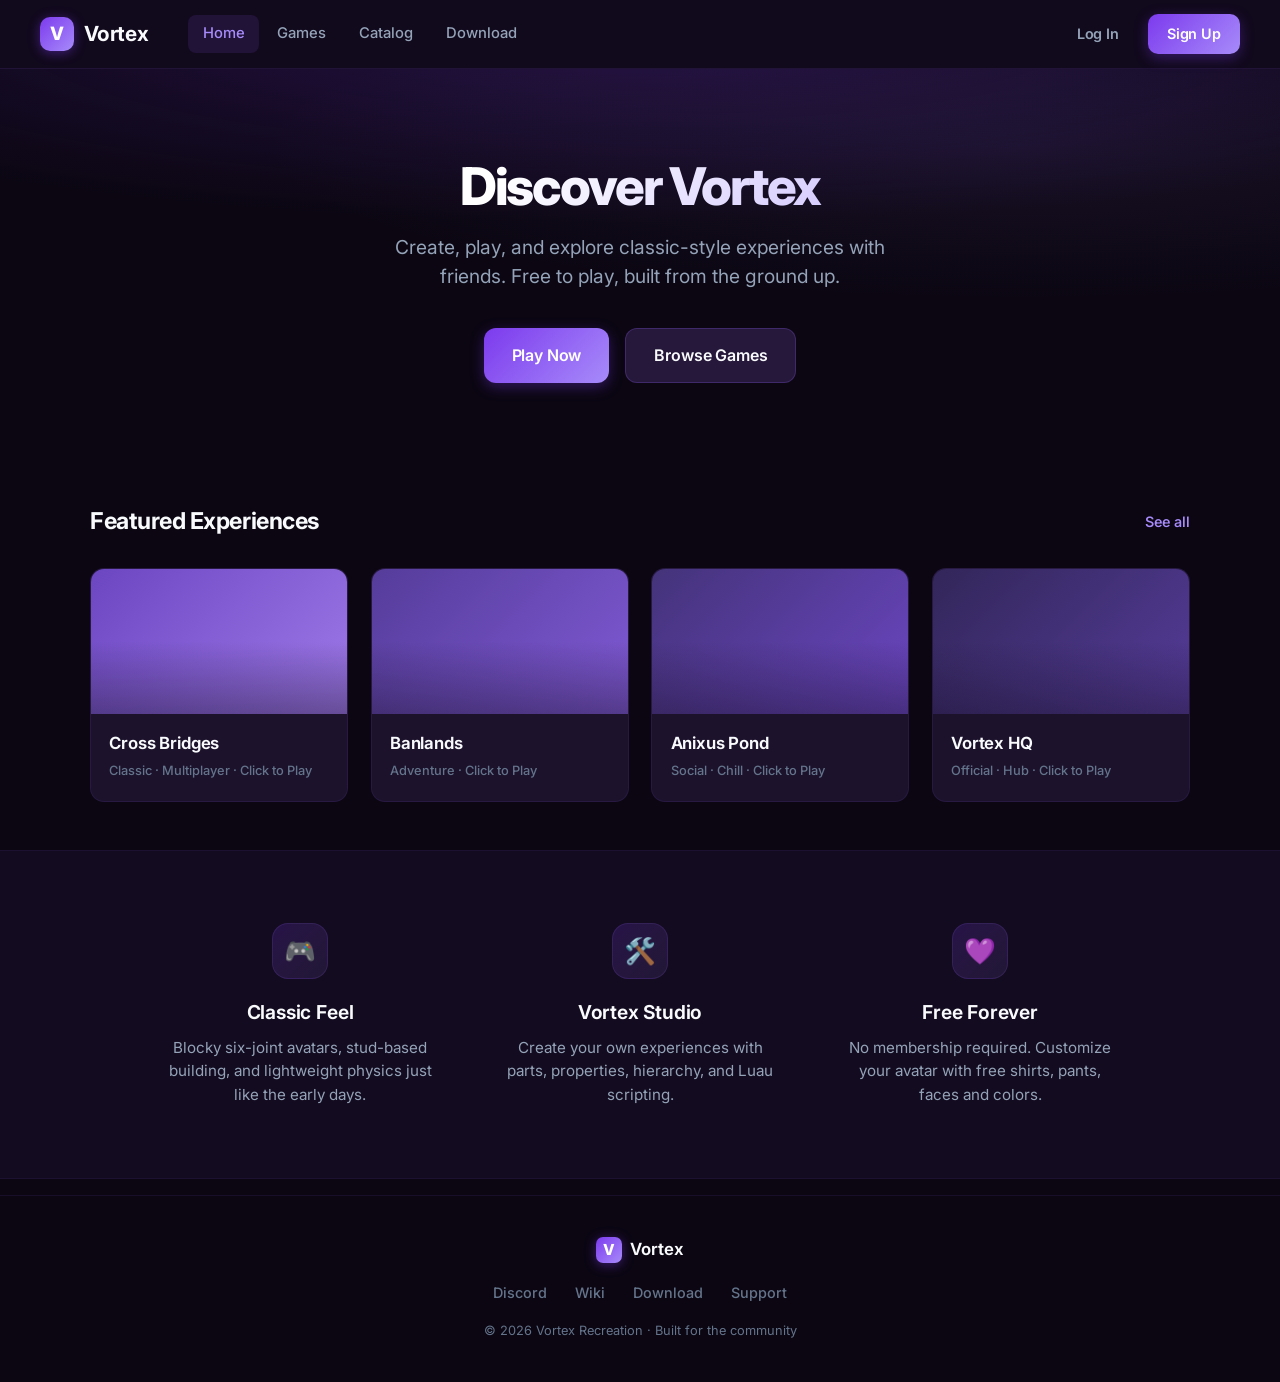
<file: index.html>
<!DOCTYPE html>
<html lang="en">
<head>
  <meta charset="UTF-8">
  <meta name="viewport" content="width=device-width, initial-scale=1.0">
  <title>Vortex - Discover & Play</title>
  <link rel="stylesheet" href="styles.css">
  <link rel="preconnect" href="https://fonts.googleapis.com">
  <link href="https://fonts.googleapis.com/css2?family=Inter:wght@400;500;600;700;800&display=swap" rel="stylesheet">
</head>
<body>
  <nav class="navbar">
    <div class="nav-left">
      <a href="index.html" class="logo">
        <span class="logo-icon">V</span>
        <span class="logo-text">Vortex</span>
      </a>
      <div class="nav-links">
        <a href="index.html" class="active">Home</a>
        <a href="games.html">Games</a>
        <a href="catalog.html">Catalog</a>
        <a href="download.html">Download</a>
      </div>
    </div>
    <div class="nav-right">
      <a href="login.html" class="btn btn-ghost">Log In</a>
      <a href="signup.html" class="btn btn-primary">Sign Up</a>
    </div>
  </nav>

  <header class="hero">
    <div class="hero-content">
      <h1>Discover Vortex</h1>
      <p class="hero-sub">Create, play, and explore classic-style experiences with friends. Free to play, built from the ground up.</p>
      <div class="hero-actions">
        <a href="https://guestvrgt.github.io/vortoria-client/?game=playground&play=1" class="btn btn-primary btn-lg" target="_blank" rel="noopener">Play Now</a>
        <a href="games.html" class="btn btn-secondary btn-lg">Browse Games</a>
      </div>
    </div>
  </header>

  <main>
    <section class="section">
      <div class="section-header">
        <h2>Featured Experiences</h2>
        <a href="games.html" class="see-all">See all</a>
      </div>
      <div class="games-grid" id="featured-games">
        <a href="https://guestvrgt.github.io/vortoria-client/?game=playground&play=1" class="game-card" target="_blank" rel="noopener">
          <div class="game-thumb" style="background: linear-gradient(135deg, #6b46c1, #9f7aea);"></div>
          <div class="game-info">
            <h3>Cross Bridges</h3>
            <p class="game-meta">Classic · Multiplayer · Click to Play</p>
          </div>
        </a>
        <a href="https://guestvrgt.github.io/vortoria-client/?game=obby&play=1" class="game-card" target="_blank" rel="noopener">
          <div class="game-thumb" style="background: linear-gradient(135deg, #553c9a, #805ad5);"></div>
          <div class="game-info">
            <h3>Banlands</h3>
            <p class="game-meta">Adventure · Click to Play</p>
          </div>
        </a>
        <a href="https://guestvrgt.github.io/vortoria-client/?game=playground&play=1" class="game-card" target="_blank" rel="noopener">
          <div class="game-thumb" style="background: linear-gradient(135deg, #44337a, #6b46c1);"></div>
          <div class="game-info">
            <h3>Anixus Pond</h3>
            <p class="game-meta">Social · Chill · Click to Play</p>
          </div>
        </a>
        <a href="https://guestvrgt.github.io/vortoria-client/?game=playground&play=1" class="game-card" target="_blank" rel="noopener">
          <div class="game-thumb" style="background: linear-gradient(135deg, #322659, #553c9a);"></div>
          <div class="game-info">
            <h3>Vortex HQ</h3>
            <p class="game-meta">Official · Hub · Click to Play</p>
          </div>
        </a>
      </div>
    </section>

    <section class="section alt">
      <div class="features">
        <div class="feature">
          <div class="feature-icon">🎮</div>
          <h3>Classic Feel</h3>
          <p>Blocky six-joint avatars, stud-based building, and lightweight physics just like the early days.</p>
        </div>
        <div class="feature">
          <div class="feature-icon">🛠️</div>
          <h3>Vortex Studio</h3>
          <p>Create your own experiences with parts, properties, hierarchy, and Luau scripting.</p>
        </div>
        <div class="feature">
          <div class="feature-icon">💜</div>
          <h3>Free Forever</h3>
          <p>No membership required. Customize your avatar with free shirts, pants, faces and colors.</p>
        </div>
      </div>
    </section>
  </main>

  <footer class="footer">
    <div class="footer-inner">
      <div class="footer-brand">
        <span class="logo-icon small">V</span>
        <span>Vortex</span>
      </div>
      <div class="footer-links">
        <a href="#">Discord</a>
        <a href="#">Wiki</a>
        <a href="download.html">Download</a>
        <a href="#">Support</a>
      </div>
      <p class="copyright">© 2026 Vortex Recreation · Built for the community</p>
    </div>
  </footer>
</body>
</html>
</file>
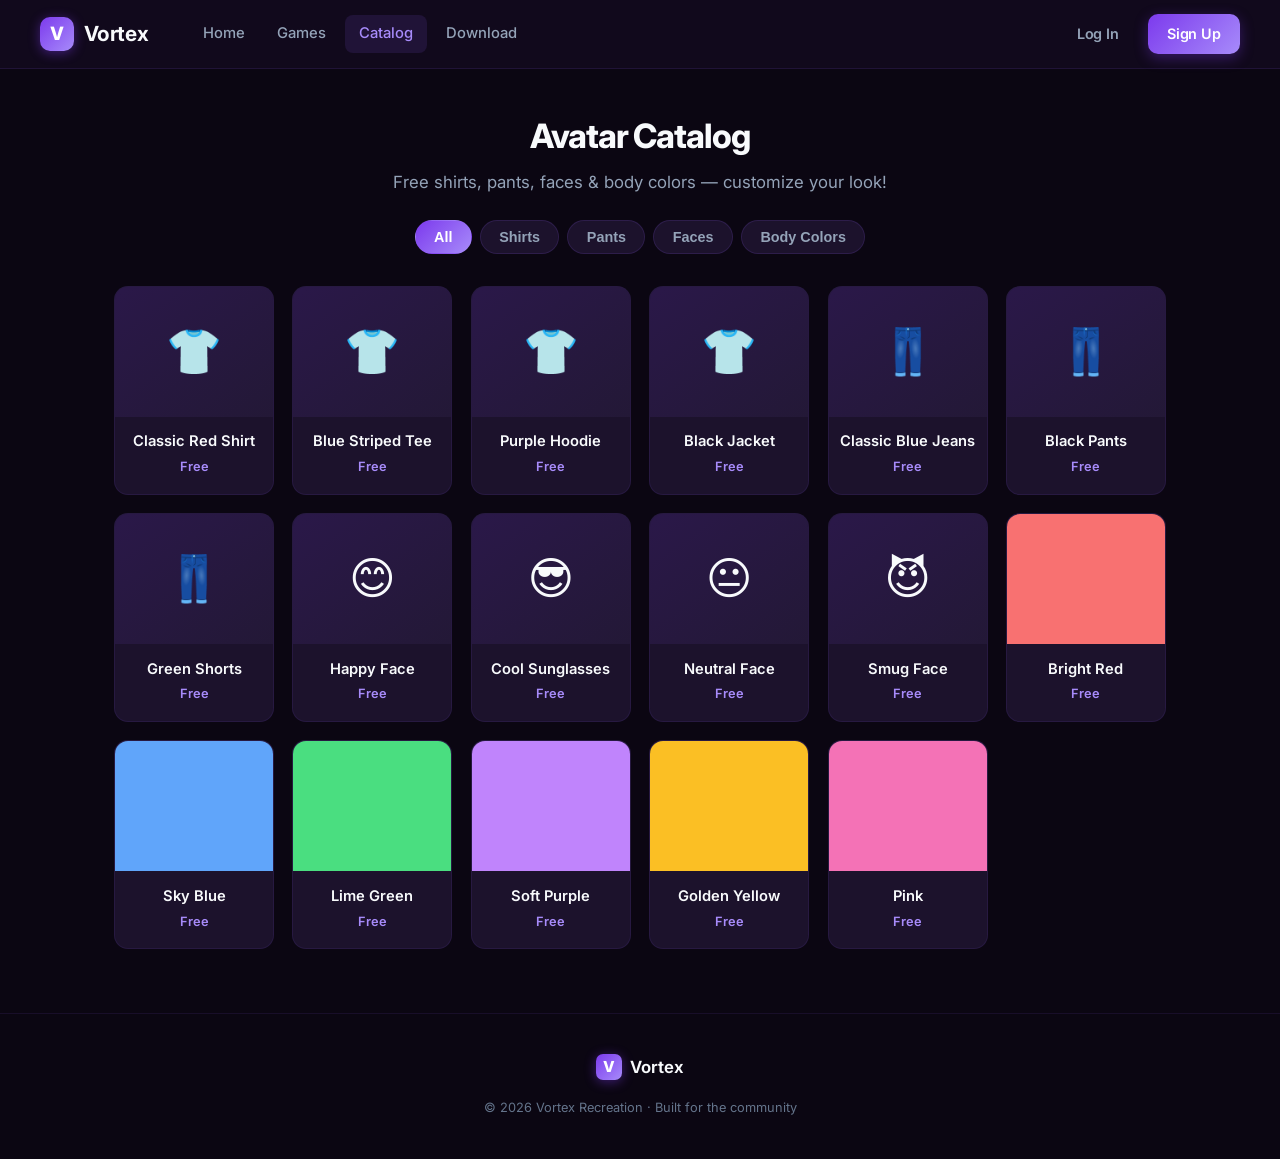
<file: catalog.html>
<!DOCTYPE html>
<html lang="en">
<head>
  <meta charset="UTF-8">
  <meta name="viewport" content="width=device-width, initial-scale=1.0">
  <title>Catalog - Vortex</title>
  <link rel="stylesheet" href="styles.css">
  <link href="https://fonts.googleapis.com/css2?family=Inter:wght@400;500;600;700;800&display=swap" rel="stylesheet">
  <style>
    .catalog-header {
      text-align: center;
      padding: 2.5rem 1.5rem 1.5rem;
    }
    .catalog-header h1 {
      font-size: 2.1rem;
      font-weight: 750;
      letter-spacing: -0.03em;
      margin-bottom: 0.4rem;
    }
    .catalog-header p {
      color: var(--text-muted);
      font-size: 1.05rem;
    }
    .catalog-tabs {
      display: flex;
      justify-content: center;
      gap: 0.5rem;
      flex-wrap: wrap;
      margin-bottom: 2rem;
      padding: 0 1rem;
    }
    .catalog-tab {
      padding: 0.5rem 1.15rem;
      border-radius: 999px;
      font-size: 0.9rem;
      font-weight: 550;
      color: var(--text-muted);
      background: var(--surface-2);
      border: 1px solid rgba(139, 92, 246, 0.15);
      cursor: pointer;
      transition: all 0.18s;
    }
    .catalog-tab:hover,
    .catalog-tab.active {
      color: white;
      background: linear-gradient(135deg, #7c3aed, #a78bfa);
      border-color: transparent;
    }
    .catalog-grid {
      display: grid;
      grid-template-columns: repeat(auto-fill, minmax(160px, 1fr));
      gap: 1.15rem;
      max-width: 1100px;
      margin: 0 auto;
      padding: 0 1.5rem 3rem;
    }
    .catalog-item {
      background: var(--surface-2);
      border-radius: 14px;
      overflow: hidden;
      border: 1px solid rgba(139, 92, 246, 0.1);
      transition: all 0.22s ease;
      cursor: pointer;
      text-align: center;
    }
    .catalog-item:hover {
      transform: translateY(-5px);
      border-color: rgba(139, 92, 246, 0.35);
      box-shadow: 0 8px 25px rgba(0,0,0,0.35), 0 0 30px rgba(139, 92, 246, 0.12);
    }
    .item-preview {
      height: 130px;
      display: flex;
      align-items: center;
      justify-content: center;
      font-size: 2.8rem;
      background: linear-gradient(145deg, rgba(124,58,237,0.15), rgba(167,139,250,0.05));
    }
    .item-info {
      padding: 0.85rem 0.7rem 1rem;
    }
    .item-info h3 {
      font-size: 0.92rem;
      font-weight: 600;
      margin-bottom: 0.2rem;
      white-space: nowrap;
      overflow: hidden;
      text-overflow: ellipsis;
    }
    .item-price {
      font-size: 0.8rem;
      color: #34d399;
      font-weight: 600;
    }
    .item-price.free {
      color: #a78bfa;
    }
  </style>
</head>
<body>
  <nav class="navbar">
    <div class="nav-left">
      <a href="index.html" class="logo">
        <span class="logo-icon">V</span>
        <span class="logo-text">Vortex</span>
      </a>
      <div class="nav-links">
        <a href="index.html">Home</a>
        <a href="games.html">Games</a>
        <a href="catalog.html" class="active">Catalog</a>
        <a href="download.html">Download</a>
      </div>
    </div>
    <div class="nav-right">
      <a href="login.html" class="btn btn-ghost">Log In</a>
      <a href="signup.html" class="btn btn-primary">Sign Up</a>
    </div>
  </nav>

  <div class="catalog-header">
    <h1>Avatar Catalog</h1>
    <p>Free shirts, pants, faces & body colors — customize your look!</p>
  </div>

  <div class="catalog-tabs">
    <button class="catalog-tab active" data-tab="all">All</button>
    <button class="catalog-tab" data-tab="shirts">Shirts</button>
    <button class="catalog-tab" data-tab="pants">Pants</button>
    <button class="catalog-tab" data-tab="faces">Faces</button>
    <button class="catalog-tab" data-tab="colors">Body Colors</button>
  </div>

  <div class="catalog-grid" id="catalog-grid">
    <!-- Shirts -->
    <div class="catalog-item" data-category="shirts">
      <div class="item-preview">👕</div>
      <div class="item-info">
        <h3>Classic Red Shirt</h3>
        <div class="item-price free">Free</div>
      </div>
    </div>
    <div class="catalog-item" data-category="shirts">
      <div class="item-preview">👕</div>
      <div class="item-info">
        <h3>Blue Striped Tee</h3>
        <div class="item-price free">Free</div>
      </div>
    </div>
    <div class="catalog-item" data-category="shirts">
      <div class="item-preview">👕</div>
      <div class="item-info">
        <h3>Purple Hoodie</h3>
        <div class="item-price free">Free</div>
      </div>
    </div>
    <div class="catalog-item" data-category="shirts">
      <div class="item-preview">👕</div>
      <div class="item-info">
        <h3>Black Jacket</h3>
        <div class="item-price free">Free</div>
      </div>
    </div>

    <!-- Pants -->
    <div class="catalog-item" data-category="pants">
      <div class="item-preview">👖</div>
      <div class="item-info">
        <h3>Classic Blue Jeans</h3>
        <div class="item-price free">Free</div>
      </div>
    </div>
    <div class="catalog-item" data-category="pants">
      <div class="item-preview">👖</div>
      <div class="item-info">
        <h3>Black Pants</h3>
        <div class="item-price free">Free</div>
      </div>
    </div>
    <div class="catalog-item" data-category="pants">
      <div class="item-preview">👖</div>
      <div class="item-info">
        <h3>Green Shorts</h3>
        <div class="item-price free">Free</div>
      </div>
    </div>

    <!-- Faces -->
    <div class="catalog-item" data-category="faces">
      <div class="item-preview">😊</div>
      <div class="item-info">
        <h3>Happy Face</h3>
        <div class="item-price free">Free</div>
      </div>
    </div>
    <div class="catalog-item" data-category="faces">
      <div class="item-preview">😎</div>
      <div class="item-info">
        <h3>Cool Sunglasses</h3>
        <div class="item-price free">Free</div>
      </div>
    </div>
    <div class="catalog-item" data-category="faces">
      <div class="item-preview">😐</div>
      <div class="item-info">
        <h3>Neutral Face</h3>
        <div class="item-price free">Free</div>
      </div>
    </div>
    <div class="catalog-item" data-category="faces">
      <div class="item-preview">😈</div>
      <div class="item-info">
        <h3>Smug Face</h3>
        <div class="item-price free">Free</div>
      </div>
    </div>

    <!-- Body Colors -->
    <div class="catalog-item" data-category="colors">
      <div class="item-preview" style="background: #f87171;"></div>
      <div class="item-info">
        <h3>Bright Red</h3>
        <div class="item-price free">Free</div>
      </div>
    </div>
    <div class="catalog-item" data-category="colors">
      <div class="item-preview" style="background: #60a5fa;"></div>
      <div class="item-info">
        <h3>Sky Blue</h3>
        <div class="item-price free">Free</div>
      </div>
    </div>
    <div class="catalog-item" data-category="colors">
      <div class="item-preview" style="background: #4ade80;"></div>
      <div class="item-info">
        <h3>Lime Green</h3>
        <div class="item-price free">Free</div>
      </div>
    </div>
    <div class="catalog-item" data-category="colors">
      <div class="item-preview" style="background: #c084fc;"></div>
      <div class="item-info">
        <h3>Soft Purple</h3>
        <div class="item-price free">Free</div>
      </div>
    </div>
    <div class="catalog-item" data-category="colors">
      <div class="item-preview" style="background: #fbbf24;"></div>
      <div class="item-info">
        <h3>Golden Yellow</h3>
        <div class="item-price free">Free</div>
      </div>
    </div>
    <div class="catalog-item" data-category="colors">
      <div class="item-preview" style="background: #f472b6;"></div>
      <div class="item-info">
        <h3>Pink</h3>
        <div class="item-price free">Free</div>
      </div>
    </div>
  </div>

  <footer class="footer">
    <div class="footer-inner">
      <div class="footer-brand">
        <span class="logo-icon small">V</span>
        <span>Vortex</span>
      </div>
      <p class="copyright">© 2026 Vortex Recreation · Built for the community</p>
    </div>
  </footer>

  <script>
    const tabs = document.querySelectorAll('.catalog-tab');
    const items = document.querySelectorAll('.catalog-item');

    tabs.forEach(tab => {
      tab.addEventListener('click', () => {
        tabs.forEach(t => t.classList.remove('active'));
        tab.classList.add('active');
        const filter = tab.dataset.tab;

        items.forEach(item => {
          if (filter === 'all' || item.dataset.category === filter) {
            item.style.display = 'block';
          } else {
            item.style.display = 'none';
          }
        });
      });
    });
  </script>
</body>
</html>
</file>
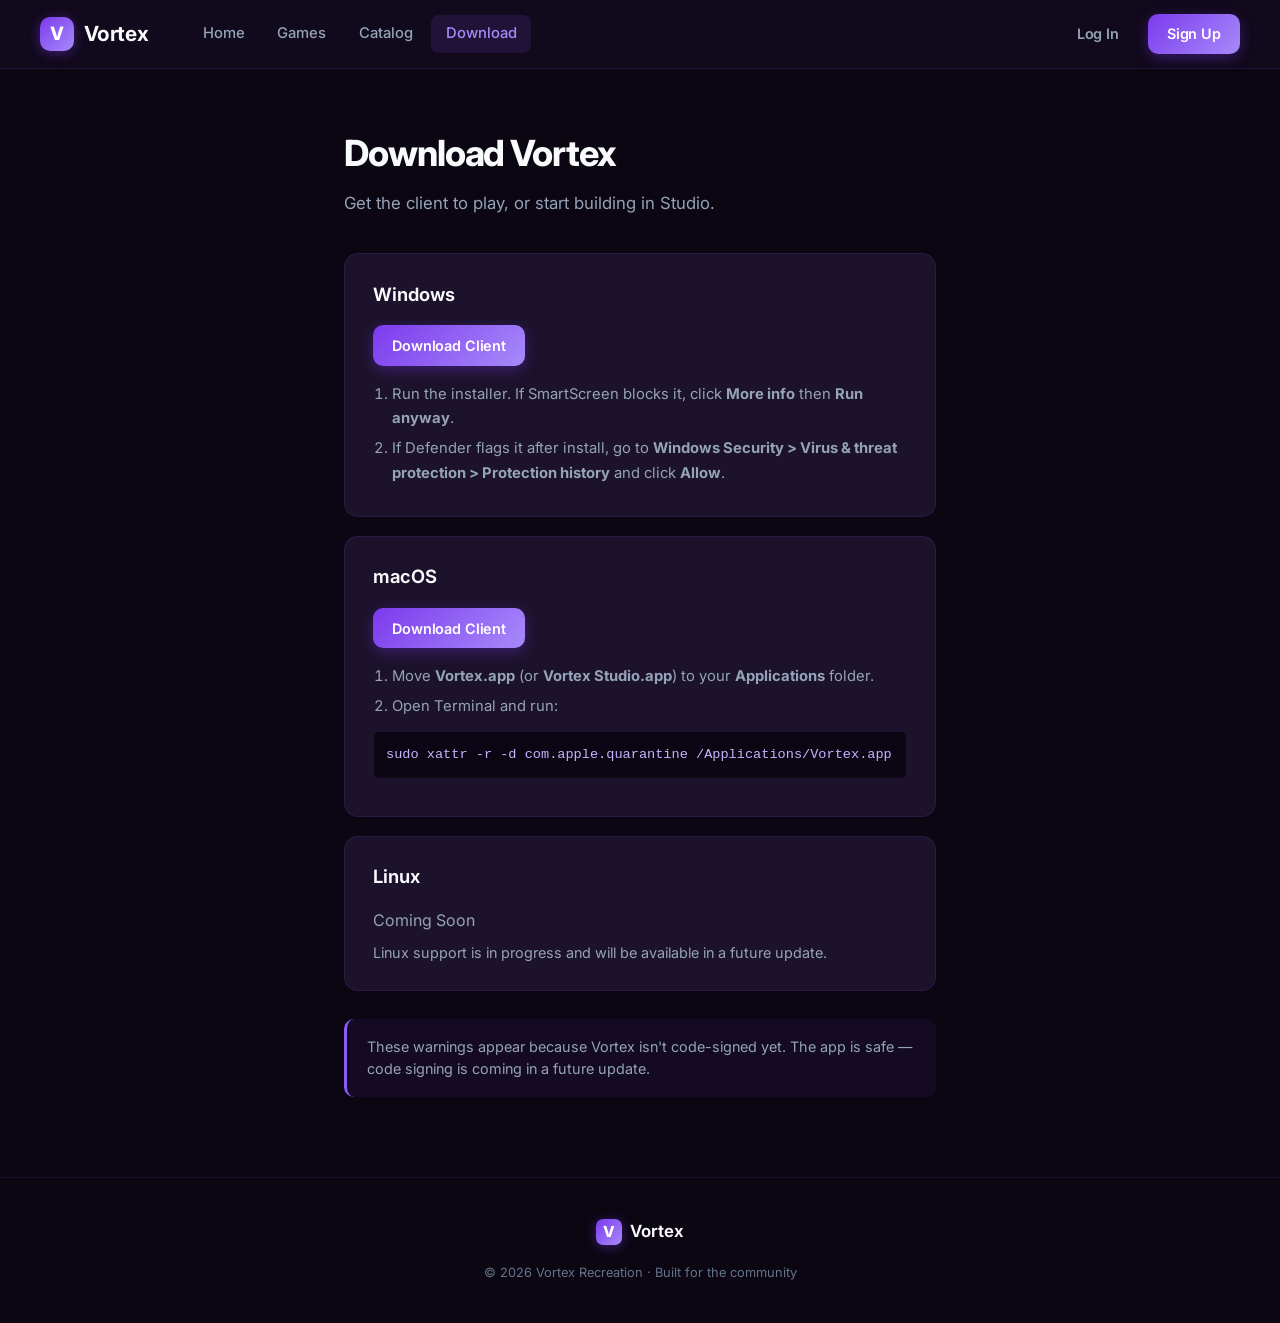
<file: download.html>
<!DOCTYPE html>
<html lang="en">
<head>
  <meta charset="UTF-8">
  <meta name="viewport" content="width=device-width, initial-scale=1.0">
  <title>Download - Vortex</title>
  <link rel="stylesheet" href="styles.css">
  <link href="https://fonts.googleapis.com/css2?family=Inter:wght@400;500;600;700&display=swap" rel="stylesheet">
</head>
<body>
  <nav class="navbar">
    <div class="nav-left">
      <a href="index.html" class="logo">
        <span class="logo-icon">V</span>
        <span class="logo-text">Vortex</span>
      </a>
      <div class="nav-links">
        <a href="index.html">Home</a>
        <a href="games.html">Games</a>
        <a href="catalog.html">Catalog</a>
        <a href="download.html" class="active">Download</a>
      </div>
    </div>
    <div class="nav-right">
      <a href="login.html" class="btn btn-ghost">Log In</a>
      <a href="signup.html" class="btn btn-primary">Sign Up</a>
    </div>
  </nav>

  <div class="download-section">
    <h1>Download Vortex</h1>
    <p>Get the client to play, or start building in Studio.</p>

    <div class="platform-card">
      <h2>Windows</h2>
      <a href="#" class="btn btn-primary" style="margin-bottom: 1rem;">Download Client</a>
      <ol>
        <li>Run the installer. If SmartScreen blocks it, click <strong>More info</strong> then <strong>Run anyway</strong>.</li>
        <li>If Defender flags it after install, go to <strong>Windows Security > Virus & threat protection > Protection history</strong> and click <strong>Allow</strong>.</li>
      </ol>
    </div>

    <div class="platform-card">
      <h2>macOS</h2>
      <a href="#" class="btn btn-primary" style="margin-bottom: 1rem;">Download Client</a>
      <ol>
        <li>Move <strong>Vortex.app</strong> (or <strong>Vortex Studio.app</strong>) to your <strong>Applications</strong> folder.</li>
        <li>Open Terminal and run:</li>
      </ol>
      <code style="display:block; margin: 0.75rem 0; padding: 0.75rem;">sudo xattr -r -d com.apple.quarantine /Applications/Vortex.app</code>
    </div>

    <div class="platform-card">
      <h2>Linux</h2>
      <p style="color: var(--text-muted); margin-bottom: 0.5rem;">Coming Soon</p>
      <p style="color: var(--text-muted); font-size: 0.9rem;">Linux support is in progress and will be available in a future update.</p>
    </div>

    <div class="note">
      These warnings appear because Vortex isn't code-signed yet. The app is safe — code signing is coming in a future update.
    </div>
  </div>

  <footer class="footer">
    <div class="footer-inner">
      <div class="footer-brand">
        <span class="logo-icon small">V</span>
        <span>Vortex</span>
      </div>
      <p class="copyright">© 2026 Vortex Recreation · Built for the community</p>
    </div>
  </footer>
</body>
</html>
</file>
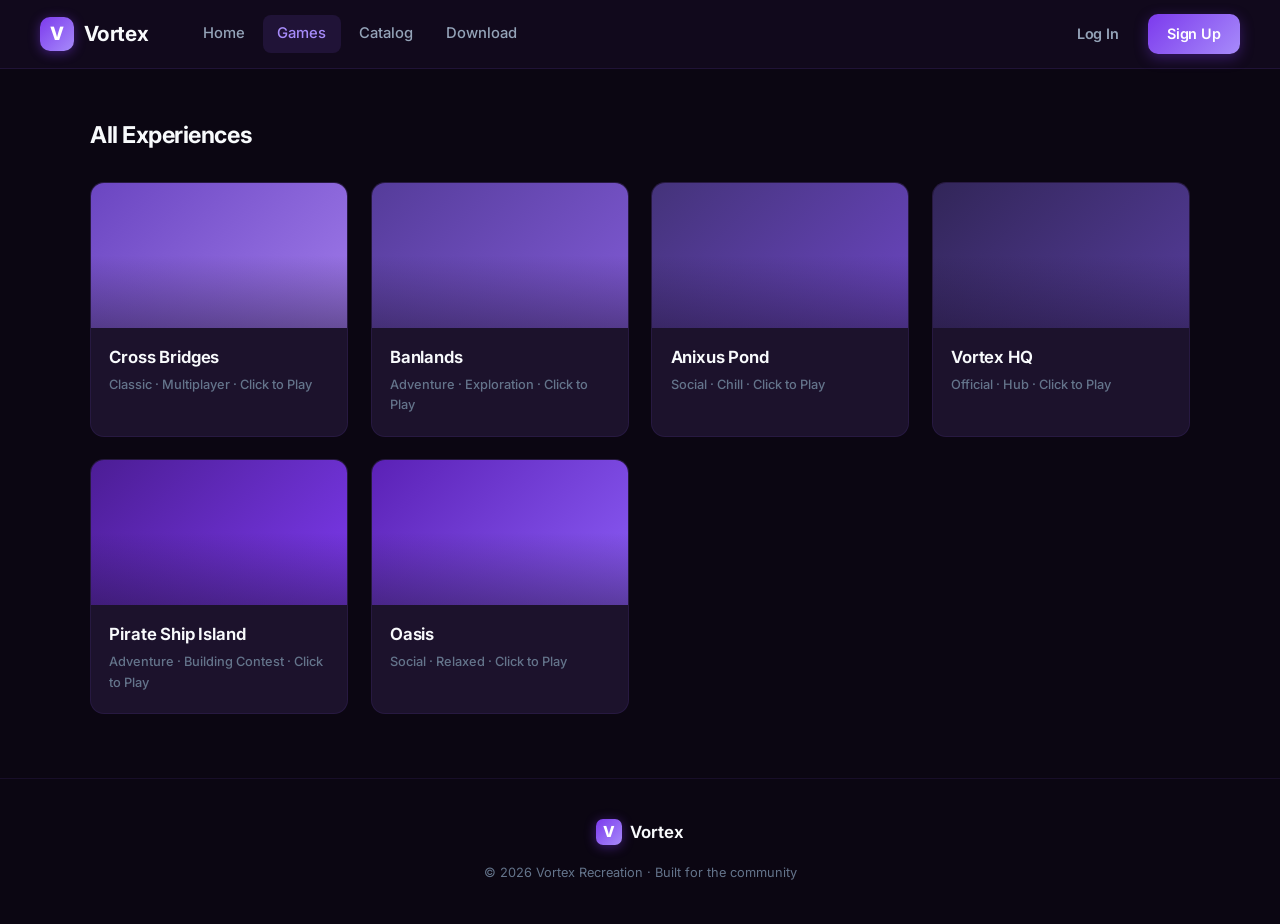
<file: games.html>
<!DOCTYPE html>
<html lang="en">
<head>
  <meta charset="UTF-8">
  <meta name="viewport" content="width=device-width, initial-scale=1.0">
  <title>Games - Vortex</title>
  <link rel="stylesheet" href="styles.css">
  <link href="https://fonts.googleapis.com/css2?family=Inter:wght@400;500;600;700;800&display=swap" rel="stylesheet">
</head>
<body>
  <nav class="navbar">
    <div class="nav-left">
      <a href="index.html" class="logo">
        <span class="logo-icon">V</span>
        <span class="logo-text">Vortex</span>
      </a>
      <div class="nav-links">
        <a href="index.html">Home</a>
        <a href="games.html" class="active">Games</a>
        <a href="catalog.html">Catalog</a>
        <a href="download.html">Download</a>
      </div>
    </div>
    <div class="nav-right">
      <a href="login.html" class="btn btn-ghost">Log In</a>
      <a href="signup.html" class="btn btn-primary">Sign Up</a>
    </div>
  </nav>

  <main class="section">
    <div class="section-header">
      <h2>All Experiences</h2>
    </div>
    <div class="games-grid">
      <a href="https://guestvrgt.github.io/vortoria-client/?game=playground&play=1" class="game-card" target="_blank" rel="noopener">
        <div class="game-thumb" style="background: linear-gradient(135deg, #6b46c1, #9f7aea);"></div>
        <div class="game-info">
          <h3>Cross Bridges</h3>
          <p class="game-meta">Classic · Multiplayer · Click to Play</p>
        </div>
      </a>
      <a href="https://guestvrgt.github.io/vortoria-client/?game=obby&play=1" class="game-card" target="_blank" rel="noopener">
        <div class="game-thumb" style="background: linear-gradient(135deg, #553c9a, #805ad5);"></div>
        <div class="game-info">
          <h3>Banlands</h3>
          <p class="game-meta">Adventure · Exploration · Click to Play</p>
        </div>
      </a>
      <a href="https://guestvrgt.github.io/vortoria-client/?game=playground&play=1" class="game-card" target="_blank" rel="noopener">
        <div class="game-thumb" style="background: linear-gradient(135deg, #44337a, #6b46c1);"></div>
        <div class="game-info">
          <h3>Anixus Pond</h3>
          <p class="game-meta">Social · Chill · Click to Play</p>
        </div>
      </a>
      <a href="https://guestvrgt.github.io/vortoria-client/?game=playground&play=1" class="game-card" target="_blank" rel="noopener">
        <div class="game-thumb" style="background: linear-gradient(135deg, #322659, #553c9a);"></div>
        <div class="game-info">
          <h3>Vortex HQ</h3>
          <p class="game-meta">Official · Hub · Click to Play</p>
        </div>
      </a>
      <a href="https://guestvrgt.github.io/vortoria-client/?game=obby&play=1" class="game-card" target="_blank" rel="noopener">
        <div class="game-thumb" style="background: linear-gradient(135deg, #4c1d95, #7c3aed);"></div>
        <div class="game-info">
          <h3>Pirate Ship Island</h3>
          <p class="game-meta">Adventure · Building Contest · Click to Play</p>
        </div>
      </a>
      <a href="https://guestvrgt.github.io/vortoria-client/?game=playground&play=1" class="game-card" target="_blank" rel="noopener">
        <div class="game-thumb" style="background: linear-gradient(135deg, #5b21b6, #8b5cf6);"></div>
        <div class="game-info">
          <h3>Oasis</h3>
          <p class="game-meta">Social · Relaxed · Click to Play</p>
        </div>
      </a>
    </div>
  </main>

  <footer class="footer">
    <div class="footer-inner">
      <div class="footer-brand">
        <span class="logo-icon small">V</span>
        <span>Vortex</span>
      </div>
      <p class="copyright">© 2026 Vortex Recreation · Built for the community</p>
    </div>
  </footer>
</body>
</html>
</file>
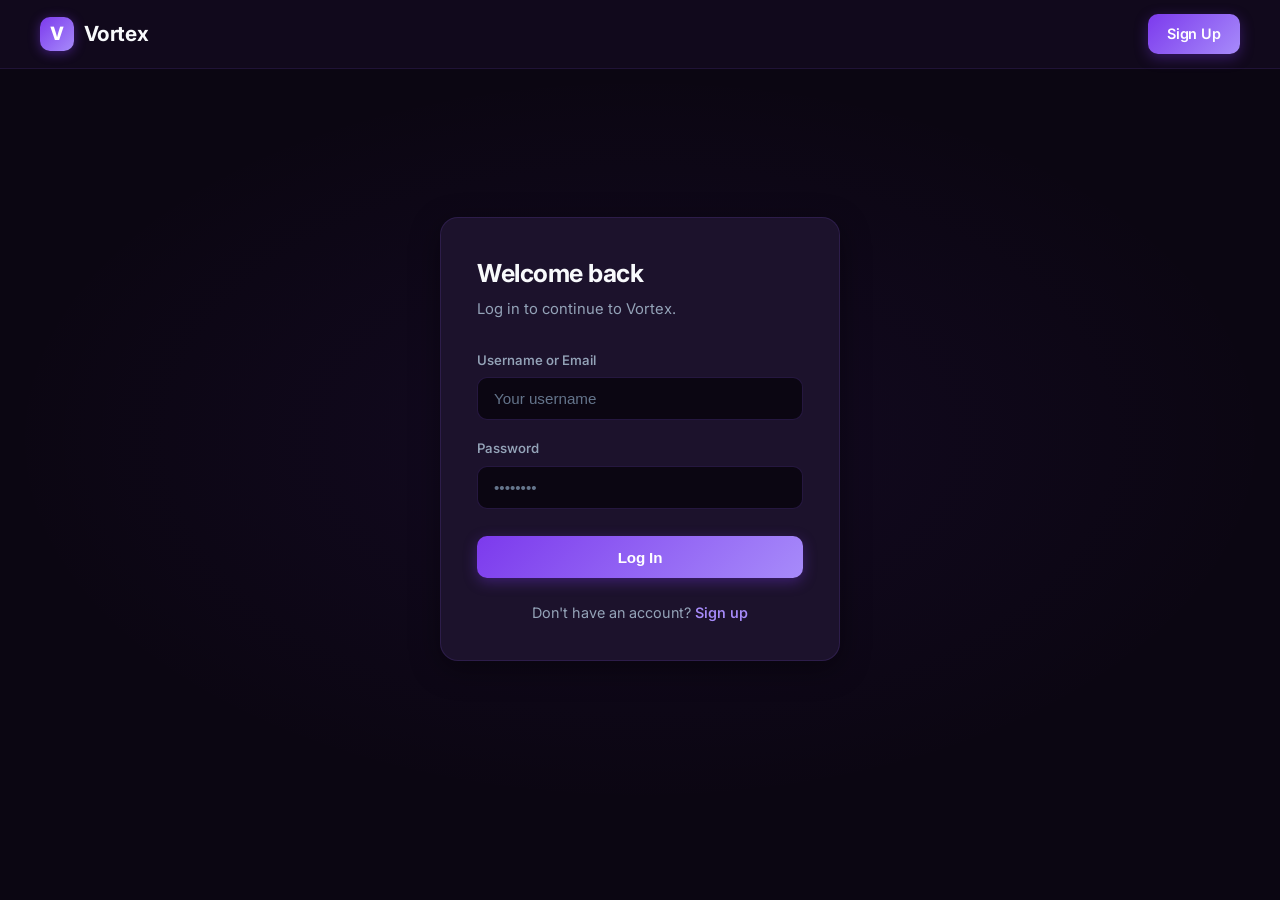
<file: login.html>
<!DOCTYPE html>
<html lang="en">
<head>
  <meta charset="UTF-8">
  <meta name="viewport" content="width=device-width, initial-scale=1.0">
  <title>Log In - Vortex</title>
  <link rel="stylesheet" href="styles.css">
  <link href="https://fonts.googleapis.com/css2?family=Inter:wght@400;500;600;700;800&display=swap" rel="stylesheet">
</head>
<body>
  <nav class="navbar">
    <div class="nav-left">
      <a href="index.html" class="logo">
        <span class="logo-icon">V</span>
        <span class="logo-text">Vortex</span>
      </a>
    </div>
    <div class="nav-right">
      <a href="signup.html" class="btn btn-primary">Sign Up</a>
    </div>
  </nav>

  <div class="auth-container">
    <div class="auth-card">
      <h1>Welcome back</h1>
      <p class="sub">Log in to continue to Vortex.</p>
      <form id="login-form">
        <div class="form-group">
          <label for="username">Username or Email</label>
          <input type="text" id="username" name="username" required autocomplete="username" placeholder="Your username">
        </div>
        <div class="form-group">
          <label for="password">Password</label>
          <input type="password" id="password" name="password" required autocomplete="current-password" placeholder="••••••••">
        </div>
        <button type="submit" class="btn btn-primary">Log In</button>
      </form>
      <div class="auth-footer">
        Don't have an account? <a href="signup.html">Sign up</a>
      </div>
    </div>
  </div>

  <script>
    document.getElementById('login-form').addEventListener('submit', function(e) {
      e.preventDefault();
      alert('Login is a stub for now! Real auth coming soon~');
    });
  </script>
</body>
</html>
</file>
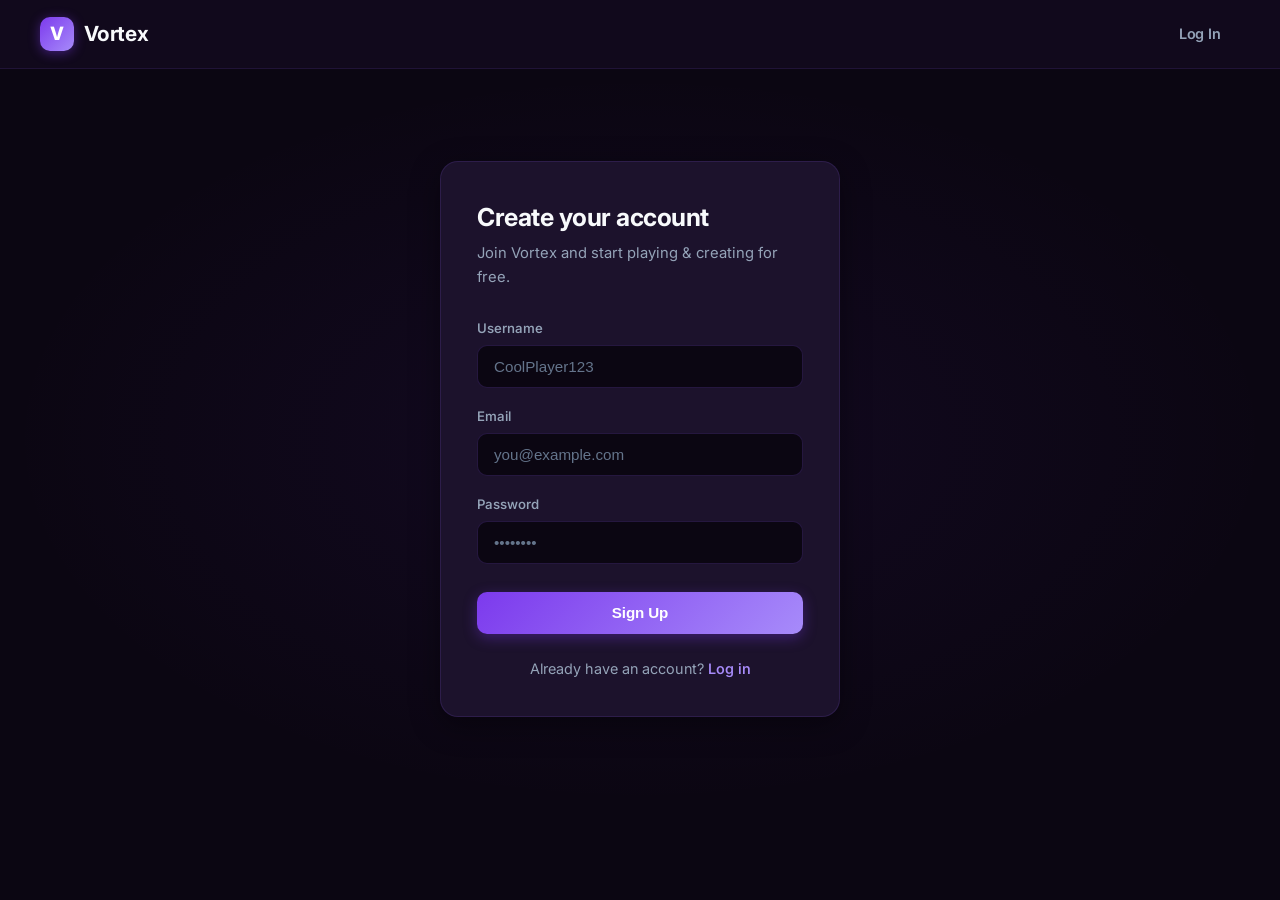
<file: signup.html>
<!DOCTYPE html>
<html lang="en">
<head>
  <meta charset="UTF-8">
  <meta name="viewport" content="width=device-width, initial-scale=1.0">
  <title>Sign Up - Vortex</title>
  <link rel="stylesheet" href="styles.css">
  <link href="https://fonts.googleapis.com/css2?family=Inter:wght@400;500;600;700;800&display=swap" rel="stylesheet">
</head>
<body>
  <nav class="navbar">
    <div class="nav-left">
      <a href="index.html" class="logo">
        <span class="logo-icon">V</span>
        <span class="logo-text">Vortex</span>
      </a>
    </div>
    <div class="nav-right">
      <a href="login.html" class="btn btn-ghost">Log In</a>
    </div>
  </nav>

  <div class="auth-container">
    <div class="auth-card">
      <h1>Create your account</h1>
      <p class="sub">Join Vortex and start playing & creating for free.</p>
      <form id="signup-form">
        <div class="form-group">
          <label for="username">Username</label>
          <input type="text" id="username" name="username" required placeholder="CoolPlayer123" autocomplete="username">
        </div>
        <div class="form-group">
          <label for="email">Email</label>
          <input type="email" id="email" name="email" required placeholder="you@example.com" autocomplete="email">
        </div>
        <div class="form-group">
          <label for="password">Password</label>
          <input type="password" id="password" name="password" required placeholder="••••••••" autocomplete="new-password" minlength="8">
        </div>
        <button type="submit" class="btn btn-primary">Sign Up</button>
      </form>
      <div class="auth-footer">
        Already have an account? <a href="login.html">Log in</a>
      </div>
    </div>
  </div>

  <script>
    document.getElementById('signup-form').addEventListener('submit', function(e) {
      e.preventDefault();
      alert('Account creation is a stub for now! Backend coming soon~');
    });
  </script>
</body>
</html>
</file>
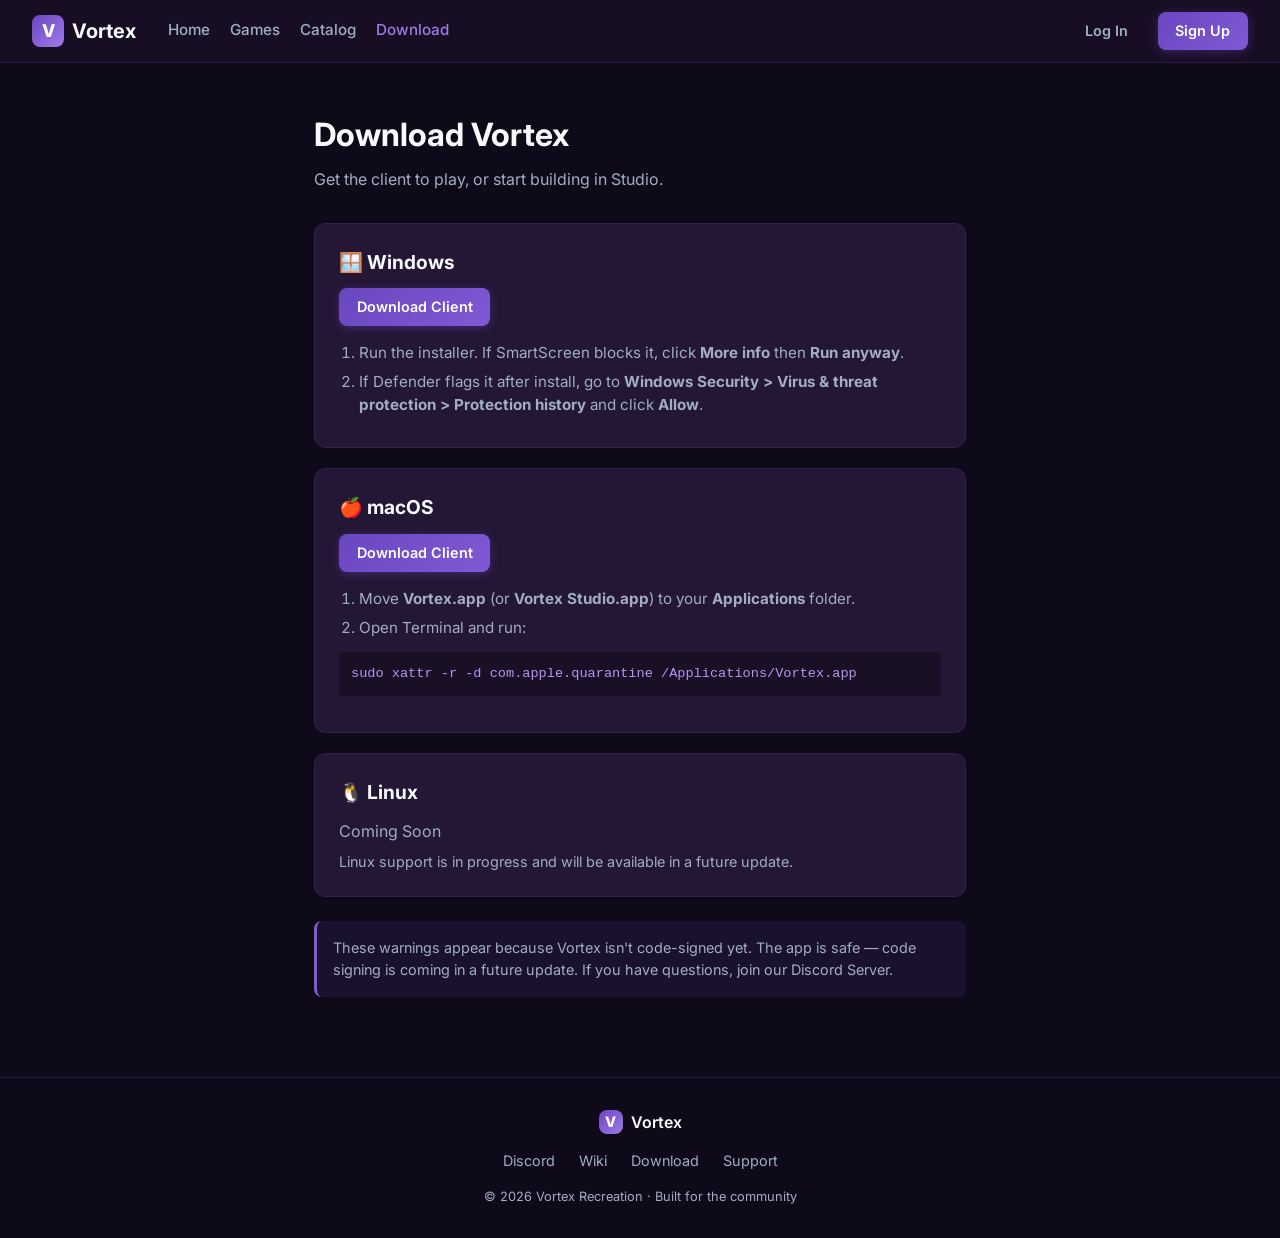
<file: website/download.html>
<!DOCTYPE html>
<html lang="en">
<head>
  <meta charset="UTF-8">
  <meta name="viewport" content="width=device-width, initial-scale=1.0">
  <title>Download - Vortex</title>
  <link rel="stylesheet" href="styles.css">
  <link href="https://fonts.googleapis.com/css2?family=Inter:wght@400;500;600;700&display=swap" rel="stylesheet">
</head>
<body>
  <nav class="navbar">
    <div class="nav-left">
      <a href="index.html" class="logo">
        <span class="logo-icon">V</span>
        <span class="logo-text">Vortex</span>
      </a>
      <div class="nav-links">
        <a href="index.html">Home</a>
        <a href="games.html">Games</a>
        <a href="catalog.html">Catalog</a>
        <a href="download.html" class="active">Download</a>
      </div>
    </div>
    <div class="nav-right">
      <a href="login.html" class="btn btn-ghost">Log In</a>
      <a href="signup.html" class="btn btn-primary">Sign Up</a>
    </div>
  </nav>

  <div class="download-section">
    <h1>Download Vortex</h1>
    <p>Get the client to play, or start building in Studio.</p>

    <div class="platform-card">
      <h2>🪟 Windows</h2>
      <a href="#" class="btn btn-primary" style="margin-bottom: 1rem;">Download Client</a>
      <ol>
        <li>Run the installer. If SmartScreen blocks it, click <strong>More info</strong> then <strong>Run anyway</strong>.</li>
        <li>If Defender flags it after install, go to <strong>Windows Security > Virus & threat protection > Protection history</strong> and click <strong>Allow</strong>.</li>
      </ol>
    </div>

    <div class="platform-card">
      <h2>🍎 macOS</h2>
      <a href="#" class="btn btn-primary" style="margin-bottom: 1rem;">Download Client</a>
      <ol>
        <li>Move <strong>Vortex.app</strong> (or <strong>Vortex Studio.app</strong>) to your <strong>Applications</strong> folder.</li>
        <li>Open Terminal and run:</li>
      </ol>
      <code style="display:block; margin: 0.75rem 0; padding: 0.75rem;">sudo xattr -r -d com.apple.quarantine /Applications/Vortex.app</code>
    </div>

    <div class="platform-card">
      <h2>🐧 Linux</h2>
      <p style="color: var(--text-muted); margin-bottom: 0.5rem;">Coming Soon</p>
      <p style="color: var(--text-muted); font-size: 0.9rem;">Linux support is in progress and will be available in a future update.</p>
    </div>

    <div class="note">
      These warnings appear because Vortex isn't code-signed yet. The app is safe — code signing is coming in a future update. If you have questions, join our Discord Server.
    </div>
  </div>

  <footer class="footer">
    <div class="footer-inner">
      <div class="footer-brand">
        <span class="logo-icon small">V</span>
        <span>Vortex</span>
      </div>
      <div class="footer-links">
        <a href="#">Discord</a>
        <a href="#">Wiki</a>
        <a href="download.html">Download</a>
        <a href="#">Support</a>
      </div>
      <p class="copyright">© 2026 Vortex Recreation · Built for the community</p>
    </div>
  </footer>
</body>
</html>
</file>
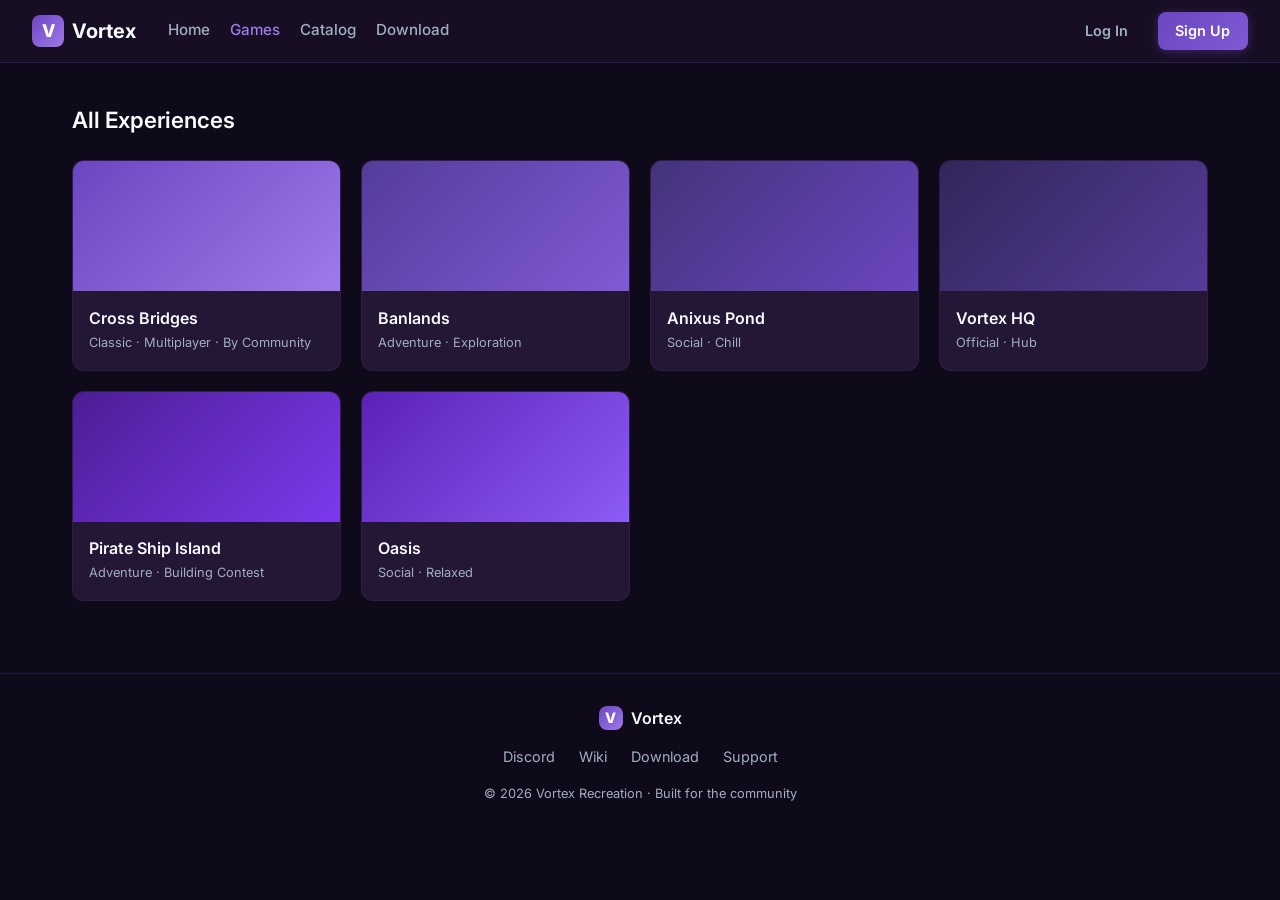
<file: website/games.html>
<!DOCTYPE html>
<html lang="en">
<head>
  <meta charset="UTF-8">
  <meta name="viewport" content="width=device-width, initial-scale=1.0">
  <title>Games - Vortex</title>
  <link rel="stylesheet" href="styles.css">
  <link href="https://fonts.googleapis.com/css2?family=Inter:wght@400;500;600;700&display=swap" rel="stylesheet">
</head>
<body>
  <nav class="navbar">
    <div class="nav-left">
      <a href="index.html" class="logo">
        <span class="logo-icon">V</span>
        <span class="logo-text">Vortex</span>
      </a>
      <div class="nav-links">
        <a href="index.html">Home</a>
        <a href="games.html" class="active">Games</a>
        <a href="catalog.html">Catalog</a>
        <a href="download.html">Download</a>
      </div>
    </div>
    <div class="nav-right">
      <a href="login.html" class="btn btn-ghost">Log In</a>
      <a href="signup.html" class="btn btn-primary">Sign Up</a>
    </div>
  </nav>

  <main class="section">
    <div class="section-header">
      <h2>All Experiences</h2>
    </div>
    <div class="games-grid">
      <div class="game-card">
        <div class="game-thumb" style="background: linear-gradient(135deg, #6b46c1, #9f7aea);"></div>
        <div class="game-info">
          <h3>Cross Bridges</h3>
          <p class="game-meta">Classic · Multiplayer · By Community</p>
        </div>
      </div>
      <div class="game-card">
        <div class="game-thumb" style="background: linear-gradient(135deg, #553c9a, #805ad5);"></div>
        <div class="game-info">
          <h3>Banlands</h3>
          <p class="game-meta">Adventure · Exploration</p>
        </div>
      </div>
      <div class="game-card">
        <div class="game-thumb" style="background: linear-gradient(135deg, #44337a, #6b46c1);"></div>
        <div class="game-info">
          <h3>Anixus Pond</h3>
          <p class="game-meta">Social · Chill</p>
        </div>
      </div>
      <div class="game-card">
        <div class="game-thumb" style="background: linear-gradient(135deg, #322659, #553c9a);"></div>
        <div class="game-info">
          <h3>Vortex HQ</h3>
          <p class="game-meta">Official · Hub</p>
        </div>
      </div>
      <div class="game-card">
        <div class="game-thumb" style="background: linear-gradient(135deg, #4c1d95, #7c3aed);"></div>
        <div class="game-info">
          <h3>Pirate Ship Island</h3>
          <p class="game-meta">Adventure · Building Contest</p>
        </div>
      </div>
      <div class="game-card">
        <div class="game-thumb" style="background: linear-gradient(135deg, #5b21b6, #8b5cf6);"></div>
        <div class="game-info">
          <h3>Oasis</h3>
          <p class="game-meta">Social · Relaxed</p>
        </div>
      </div>
    </div>
  </main>

  <footer class="footer">
    <div class="footer-inner">
      <div class="footer-brand">
        <span class="logo-icon small">V</span>
        <span>Vortex</span>
      </div>
      <div class="footer-links">
        <a href="#">Discord</a>
        <a href="#">Wiki</a>
        <a href="download.html">Download</a>
        <a href="#">Support</a>
      </div>
      <p class="copyright">© 2026 Vortex Recreation · Built for the community</p>
    </div>
  </footer>
</body>
</html>
</file>
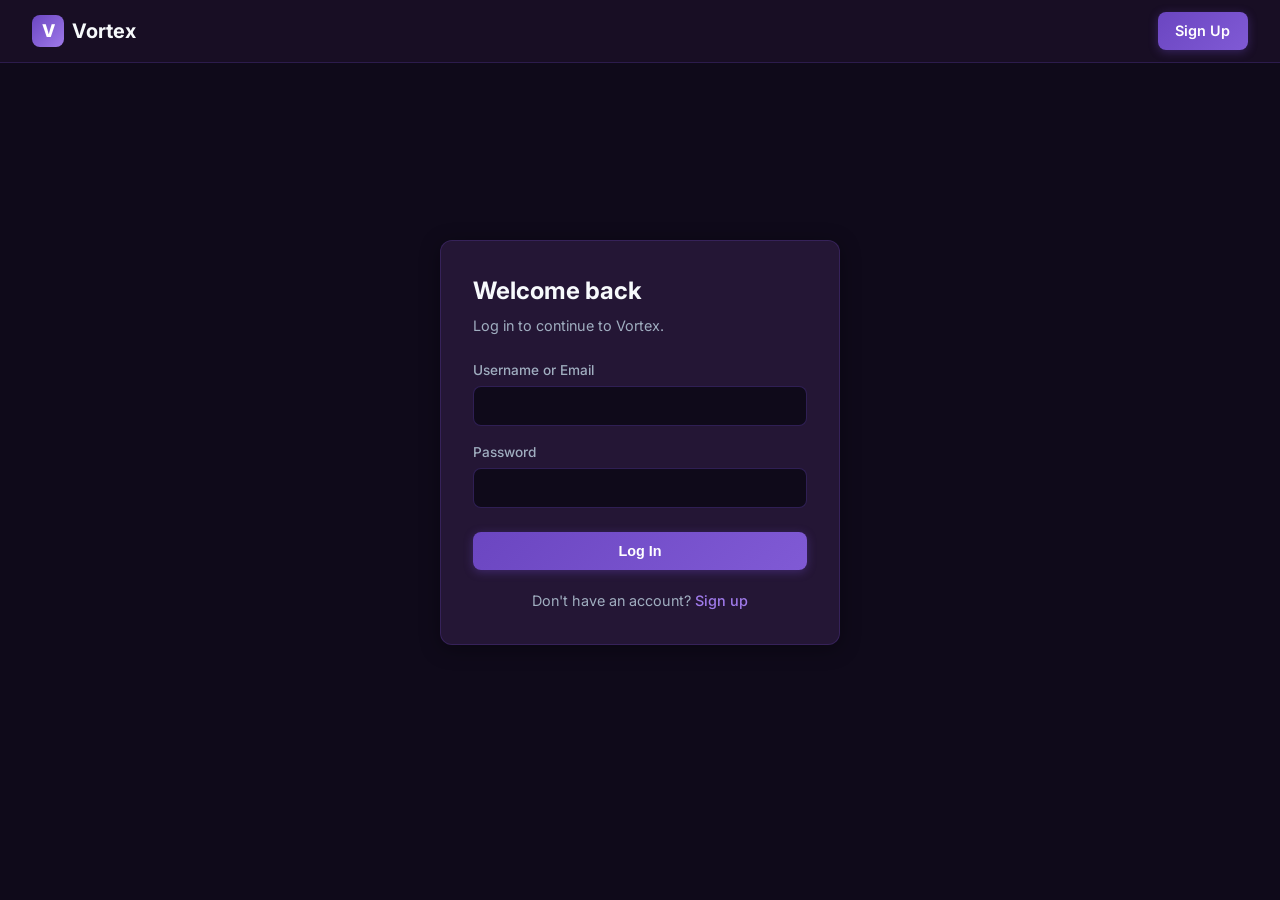
<file: website/login.html>
<!DOCTYPE html>
<html lang="en">
<head>
  <meta charset="UTF-8">
  <meta name="viewport" content="width=device-width, initial-scale=1.0">
  <title>Log In - Vortex</title>
  <link rel="stylesheet" href="styles.css">
  <link href="https://fonts.googleapis.com/css2?family=Inter:wght@400;500;600;700&display=swap" rel="stylesheet">
</head>
<body>
  <nav class="navbar">
    <div class="nav-left">
      <a href="index.html" class="logo">
        <span class="logo-icon">V</span>
        <span class="logo-text">Vortex</span>
      </a>
    </div>
    <div class="nav-right">
      <a href="signup.html" class="btn btn-primary">Sign Up</a>
    </div>
  </nav>

  <div class="auth-container">
    <div class="auth-card">
      <h1>Welcome back</h1>
      <p class="sub">Log in to continue to Vortex.</p>
      <form id="login-form">
        <div class="form-group">
          <label for="username">Username or Email</label>
          <input type="text" id="username" name="username" required autocomplete="username">
        </div>
        <div class="form-group">
          <label for="password">Password</label>
          <input type="password" id="password" name="password" required autocomplete="current-password">
        </div>
        <button type="submit" class="btn btn-primary">Log In</button>
      </form>
      <div class="auth-footer">
        Don't have an account? <a href="signup.html">Sign up</a>
      </div>
    </div>
  </div>

  <script>
    document.getElementById('login-form').addEventListener('submit', function(e) {
      e.preventDefault();
      alert('Login is a stub for now! Backend auth coming soon nya~');
    });
  </script>
</body>
</html>
</file>
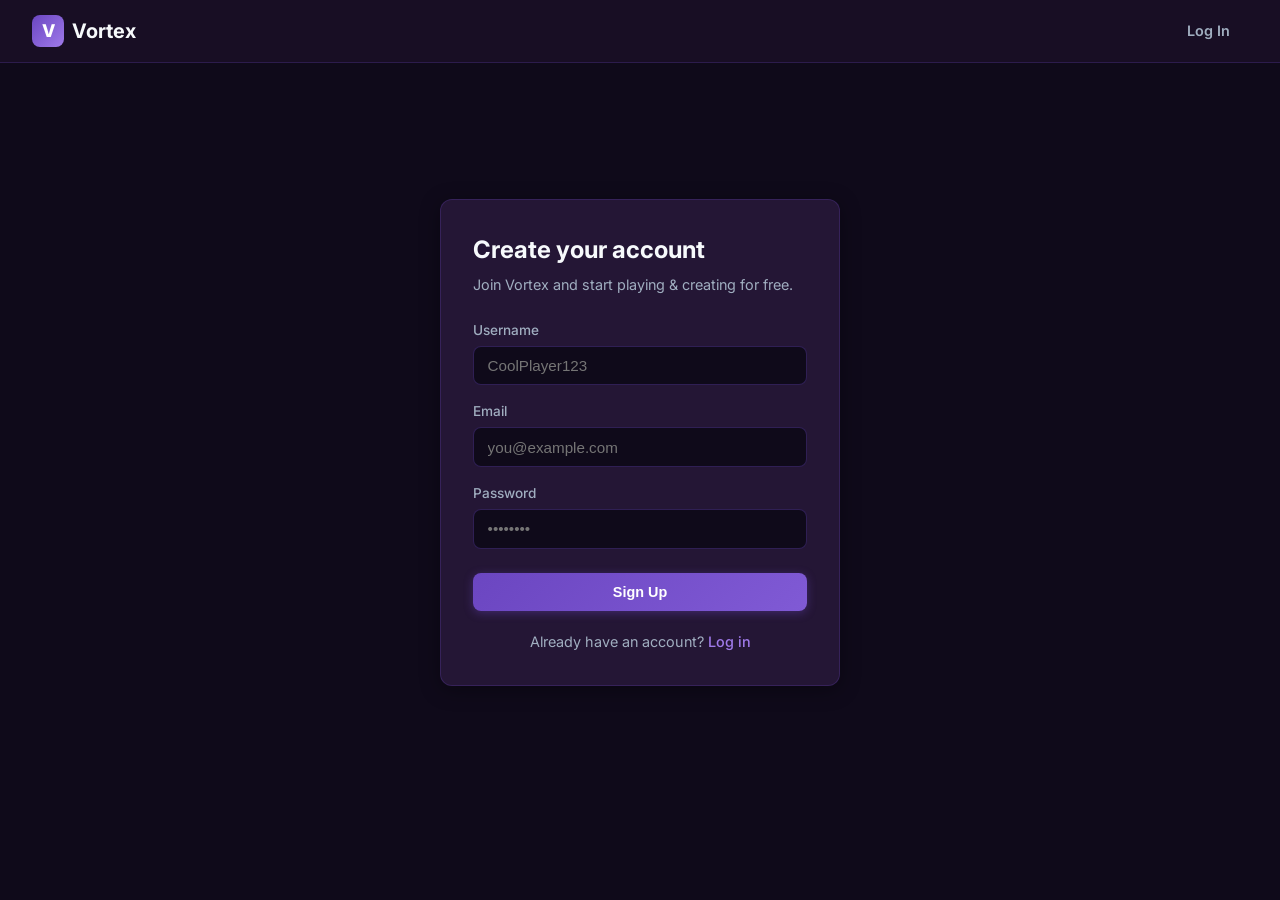
<file: website/signup.html>
<!DOCTYPE html>
<html lang="en">
<head>
  <meta charset="UTF-8">
  <meta name="viewport" content="width=device-width, initial-scale=1.0">
  <title>Sign Up - Vortex</title>
  <link rel="stylesheet" href="styles.css">
  <link href="https://fonts.googleapis.com/css2?family=Inter:wght@400;500;600;700&display=swap" rel="stylesheet">
</head>
<body>
  <nav class="navbar">
    <div class="nav-left">
      <a href="index.html" class="logo">
        <span class="logo-icon">V</span>
        <span class="logo-text">Vortex</span>
      </a>
    </div>
    <div class="nav-right">
      <a href="login.html" class="btn btn-ghost">Log In</a>
    </div>
  </nav>

  <div class="auth-container">
    <div class="auth-card">
      <h1>Create your account</h1>
      <p class="sub">Join Vortex and start playing & creating for free.</p>
      <form id="signup-form">
        <div class="form-group">
          <label for="username">Username</label>
          <input type="text" id="username" name="username" required placeholder="CoolPlayer123" autocomplete="username">
        </div>
        <div class="form-group">
          <label for="email">Email</label>
          <input type="email" id="email" name="email" required placeholder="you@example.com" autocomplete="email">
        </div>
        <div class="form-group">
          <label for="password">Password</label>
          <input type="password" id="password" name="password" required placeholder="••••••••" autocomplete="new-password" minlength="8">
        </div>
        <button type="submit" class="btn btn-primary">Sign Up</button>
      </form>
      <div class="auth-footer">
        Already have an account? <a href="login.html">Log in</a>
      </div>
    </div>
  </div>

  <script>
    document.getElementById('signup-form').addEventListener('submit', function(e) {
      e.preventDefault();
      alert('Account creation is a stub for now! Backend coming soon nya~');
    });
  </script>
</body>
</html>
</file>
<file: styles.css>
:root {
  --purple-950: #0c0614;
  --purple-900: #160d24;
  --purple-800: #241538;
  --purple-700: #3b2766;
  --purple-600: #553c9a;
  --purple-500: #6b46c1;
  --purple-400: #8b5cf6;
  --purple-300: #a78bfa;
  --purple-200: #c4b5fd;
  --purple-100: #ede9fe;
  --bg: #0b0612;
  --surface: #130b1f;
  --surface-2: #1c122c;
  --surface-3: #26183a;
  --text: #f8fafc;
  --text-muted: #94a3b8;
  --text-dim: #64748b;
  --radius: 14px;
  --radius-sm: 10px;
  --shadow: 0 8px 30px rgba(0,0,0,0.4);
  --glow: 0 0 40px rgba(139, 92, 246, 0.15);
}

* { margin: 0; padding: 0; box-sizing: border-box; }

body {
  font-family: 'Inter', system-ui, -apple-system, BlinkMacSystemFont, sans-serif;
  background: var(--bg);
  color: var(--text);
  min-height: 100vh;
  line-height: 1.6;
  -webkit-font-smoothing: antialiased;
}

a { color: inherit; text-decoration: none; }

.navbar {
  display: flex; align-items: center; justify-content: space-between;
  padding: 0.85rem 2.5rem;
  background: rgba(19, 11, 31, 0.85);
  backdrop-filter: blur(16px); -webkit-backdrop-filter: blur(16px);
  border-bottom: 1px solid rgba(139, 92, 246, 0.12);
  position: sticky; top: 0; z-index: 100;
}

.nav-left { display: flex; align-items: center; gap: 2.5rem; }

.logo {
  display: flex; align-items: center; gap: 0.6rem;
  font-weight: 700; font-size: 1.3rem; letter-spacing: -0.02em;
}

.logo-icon {
  width: 34px; height: 34px;
  background: linear-gradient(135deg, #7c3aed, #a78bfa);
  border-radius: 10px;
  display: flex; align-items: center; justify-content: center;
  font-weight: 800; color: white; font-size: 1.15rem;
  box-shadow: 0 2px 12px rgba(124, 58, 237, 0.45);
}

.logo-icon.small { width: 26px; height: 26px; font-size: 0.95rem; border-radius: 7px; }

.nav-links { display: flex; gap: 0.25rem; }

.nav-links a {
  color: var(--text-muted); font-weight: 500; font-size: 0.925rem;
  padding: 0.45rem 0.9rem; border-radius: 8px; transition: all 0.18s ease;
}

.nav-links a:hover { color: var(--text); background: rgba(139, 92, 246, 0.1); }
.nav-links a.active { color: var(--purple-300); background: rgba(139, 92, 246, 0.12); }

.nav-right { display: flex; gap: 0.6rem; align-items: center; }

.btn {
  display: inline-flex; align-items: center; justify-content: center;
  padding: 0.55rem 1.2rem; border-radius: var(--radius-sm);
  font-weight: 600; font-size: 0.9rem; transition: all 0.2s ease;
  border: none; cursor: pointer; letter-spacing: -0.01em;
}

.btn-primary {
  background: linear-gradient(135deg, #7c3aed 0%, #a78bfa 100%);
  color: white; box-shadow: 0 4px 14px rgba(124, 58, 237, 0.35);
}

.btn-primary:hover {
  transform: translateY(-2px);
  box-shadow: 0 6px 20px rgba(124, 58, 237, 0.5);
  filter: brightness(1.08);
}

.btn-secondary {
  background: var(--surface-3); color: var(--text);
  border: 1px solid rgba(139, 92, 246, 0.25);
}

.btn-secondary:hover {
  background: var(--purple-800); border-color: rgba(139, 92, 246, 0.45);
  transform: translateY(-1px);
}

.btn-ghost { background: transparent; color: var(--text-muted); }
.btn-ghost:hover { color: var(--text); background: rgba(255,255,255,0.04); }

.btn-lg { padding: 0.85rem 1.75rem; font-size: 1rem; border-radius: 12px; }

.hero {
  padding: 5.5rem 2rem 4.5rem;
  background:
    radial-gradient(ellipse 80% 50% at 50% -10%, rgba(124, 58, 237, 0.22), transparent),
    radial-gradient(ellipse 60% 40% at 80% 20%, rgba(167, 139, 250, 0.08), transparent);
  text-align: center; position: relative; overflow: hidden;
}

.hero-content { max-width: 680px; margin: 0 auto; position: relative; z-index: 1; }

.hero h1 {
  font-size: 3.25rem; font-weight: 800; letter-spacing: -0.04em;
  margin-bottom: 1rem; line-height: 1.15;
  background: linear-gradient(135deg, #ffffff 30%, #c4b5fd 100%);
  -webkit-background-clip: text; -webkit-text-fill-color: transparent; background-clip: text;
}

.hero-sub {
  color: var(--text-muted); font-size: 1.2rem; margin-bottom: 2.25rem;
  line-height: 1.55; max-width: 520px; margin-left: auto; margin-right: auto;
}

.hero-actions { display: flex; gap: 1rem; justify-content: center; flex-wrap: wrap; }

.section { padding: 3rem 2.5rem; max-width: 1180px; margin: 0 auto; }

.section.alt {
  background: var(--surface); max-width: none; padding: 4rem 2.5rem;
  border-top: 1px solid rgba(139, 92, 246, 0.08);
  border-bottom: 1px solid rgba(139, 92, 246, 0.08);
}

.section-header {
  display: flex; justify-content: space-between; align-items: center;
  margin-bottom: 1.75rem;
}

.section-header h2 { font-size: 1.45rem; font-weight: 700; letter-spacing: -0.02em; }

.see-all { color: var(--purple-300); font-weight: 550; font-size: 0.9rem; transition: color 0.15s; }
.see-all:hover { color: var(--purple-200); }

.games-grid {
  display: grid; grid-template-columns: repeat(auto-fill, minmax(240px, 1fr)); gap: 1.4rem;
}

.game-card {
  background: var(--surface-2); border-radius: var(--radius); overflow: hidden;
  border: 1px solid rgba(139, 92, 246, 0.1); transition: all 0.25s ease; cursor: pointer;
}

.game-card:hover {
  transform: translateY(-6px);
  border-color: rgba(139, 92, 246, 0.35);
  box-shadow: var(--shadow), var(--glow);
}

.game-thumb { height: 145px; width: 100%; position: relative; }
.game-thumb::after {
  content: ''; position: absolute; inset: 0;
  background: linear-gradient(to top, rgba(19, 11, 31, 0.4), transparent 50%);
}

.game-info { padding: 1rem 1.15rem 1.25rem; }
.game-info h3 { font-size: 1.05rem; font-weight: 650; margin-bottom: 0.25rem; letter-spacing: -0.01em; }
.game-meta { font-size: 0.8rem; color: var(--text-dim); font-weight: 500; }

.features {
  display: grid; grid-template-columns: repeat(auto-fit, minmax(260px, 1fr));
  gap: 2.5rem; max-width: 980px; margin: 0 auto;
}

.feature { text-align: center; padding: 0.5rem; }

.feature-icon {
  width: 56px; height: 56px; margin: 0 auto 1.1rem;
  background: linear-gradient(135deg, rgba(124, 58, 237, 0.2), rgba(167, 139, 250, 0.1));
  border-radius: 16px; display: flex; align-items: center; justify-content: center;
  font-size: 1.6rem; border: 1px solid rgba(139, 92, 246, 0.15);
}

.feature h3 { font-size: 1.2rem; font-weight: 650; margin-bottom: 0.5rem; letter-spacing: -0.01em; }
.feature p { color: var(--text-muted); font-size: 0.95rem; line-height: 1.55; }

.footer {
  border-top: 1px solid rgba(139, 92, 246, 0.1);
  padding: 2.5rem 2rem; margin-top: 1rem;
}

.footer-inner {
  max-width: 1000px; margin: 0 auto;
  display: flex; flex-direction: column; align-items: center; gap: 1.1rem;
}

.footer-brand { display: flex; align-items: center; gap: 0.55rem; font-weight: 650; font-size: 1.05rem; }
.footer-links { display: flex; gap: 1.75rem; }
.footer-links a { color: var(--text-dim); font-size: 0.9rem; font-weight: 500; transition: color 0.15s; }
.footer-links a:hover { color: var(--purple-300); }
.copyright { color: var(--text-dim); font-size: 0.8rem; }

.download-section { max-width: 640px; margin: 0 auto; padding: 3.5rem 1.5rem 4rem; }
.download-section h1 { font-size: 2.25rem; font-weight: 750; letter-spacing: -0.03em; margin-bottom: 0.5rem; }
.download-section > p { color: var(--text-muted); margin-bottom: 2.25rem; font-size: 1.05rem; }

.platform-card {
  background: var(--surface-2); border-radius: var(--radius);
  padding: 1.6rem 1.75rem; margin-bottom: 1.15rem;
  border: 1px solid rgba(139, 92, 246, 0.12); transition: border-color 0.2s;
}
.platform-card:hover { border-color: rgba(139, 92, 246, 0.25); }
.platform-card h2 { font-size: 1.15rem; font-weight: 650; margin-bottom: 1rem; display: flex; align-items: center; gap: 0.6rem; }
.platform-card ol { margin-left: 1.2rem; color: var(--text-muted); font-size: 0.925rem; line-height: 1.65; }
.platform-card li { margin-bottom: 0.35rem; }
.platform-card code {
  background: var(--purple-950); padding: 0.2rem 0.5rem; border-radius: 5px;
  font-size: 0.85rem; color: var(--purple-200); border: 1px solid rgba(139, 92, 246, 0.15);
}

.note {
  margin-top: 1.75rem; padding: 1.1rem 1.25rem;
  background: rgba(124, 58, 237, 0.08); border-radius: var(--radius-sm);
  border-left: 3px solid var(--purple-400); font-size: 0.9rem; color: var(--text-muted); line-height: 1.5;
}

.auth-container {
  min-height: calc(100vh - 160px); display: flex; align-items: center; justify-content: center;
  padding: 2.5rem 1.5rem;
  background: radial-gradient(ellipse at center, rgba(124, 58, 237, 0.07), transparent 70%);
}

.auth-card {
  background: var(--surface-2); border-radius: 18px; padding: 2.25rem;
  width: 100%; max-width: 400px;
  border: 1px solid rgba(139, 92, 246, 0.15); box-shadow: var(--shadow);
}

.auth-card h1 { font-size: 1.55rem; font-weight: 700; letter-spacing: -0.02em; margin-bottom: 0.3rem; }
.auth-card .sub { color: var(--text-muted); font-size: 0.925rem; margin-bottom: 1.75rem; }

.form-group { margin-bottom: 1.1rem; }
.form-group label { display: block; font-size: 0.825rem; font-weight: 550; margin-bottom: 0.4rem; color: var(--text-muted); }
.form-group input {
  width: 100%; padding: 0.75rem 1rem; background: var(--bg);
  border: 1px solid rgba(139, 92, 246, 0.2); border-radius: var(--radius-sm);
  color: var(--text); font-size: 0.95rem; outline: none; transition: all 0.18s;
}
.form-group input:focus { border-color: var(--purple-400); box-shadow: 0 0 0 3px rgba(139, 92, 246, 0.15); }
.form-group input::placeholder { color: var(--text-dim); }

.auth-card .btn { width: 100%; margin-top: 0.6rem; padding: 0.8rem; font-size: 0.95rem; }
.auth-footer { text-align: center; margin-top: 1.4rem; font-size: 0.9rem; color: var(--text-muted); }
.auth-footer a { color: var(--purple-300); font-weight: 550; }
.auth-footer a:hover { color: var(--purple-200); }

@media (max-width: 768px) {
  .navbar { padding: 0.75rem 1.15rem; }
  .nav-links { display: none; }
  .hero { padding: 3.5rem 1.25rem 3rem; }
  .hero h1 { font-size: 2.2rem; }
  .hero-sub { font-size: 1.05rem; }
  .section { padding: 2rem 1.15rem; }
  .section.alt { padding: 3rem 1.15rem; }
  .games-grid { grid-template-columns: repeat(auto-fill, minmax(160px, 1fr)); gap: 1rem; }
  .game-thumb { height: 110px; }
}
</file>
<file: website/styles.css>
:root {
  --purple-900: #1a1025;
  --purple-800: #2d1b4e;
  --purple-700: #3b2766;
  --purple-600: #553c9a;
  --purple-500: #6b46c1;
  --purple-400: #805ad5;
  --purple-300: #9f7aea;
  --purple-200: #b794f4;
  --purple-100: #e9d8fd;
  --bg: #0f0a1a;
  --surface: #1a1025;
  --surface-2: #241635;
  --text: #f7fafc;
  --text-muted: #a0aec0;
  --radius: 12px;
  --radius-sm: 8px;
  --shadow: 0 4px 20px rgba(0,0,0,0.35);
}

* {
  margin: 0;
  padding: 0;
  box-sizing: border-box;
}

body {
  font-family: 'Inter', system-ui, -apple-system, sans-serif;
  background: var(--bg);
  color: var(--text);
  min-height: 100vh;
  line-height: 1.5;
}

a {
  color: inherit;
  text-decoration: none;
}

/* Navbar */
.navbar {
  display: flex;
  align-items: center;
  justify-content: space-between;
  padding: 0.75rem 2rem;
  background: rgba(26, 16, 37, 0.92);
  backdrop-filter: blur(12px);
  border-bottom: 1px solid rgba(107, 70, 193, 0.25);
  position: sticky;
  top: 0;
  z-index: 100;
}

.nav-left {
  display: flex;
  align-items: center;
  gap: 2rem;
}

.logo {
  display: flex;
  align-items: center;
  gap: 0.5rem;
  font-weight: 700;
  font-size: 1.25rem;
}

.logo-icon {
  width: 32px;
  height: 32px;
  background: linear-gradient(135deg, var(--purple-500), var(--purple-300));
  border-radius: 8px;
  display: flex;
  align-items: center;
  justify-content: center;
  font-weight: 800;
  color: white;
  font-size: 1.1rem;
}

.logo-icon.small {
  width: 24px;
  height: 24px;
  font-size: 0.9rem;
}

.nav-links {
  display: flex;
  gap: 1.25rem;
}

.nav-links a {
  color: var(--text-muted);
  font-weight: 500;
  font-size: 0.95rem;
  transition: color 0.15s;
}

.nav-links a:hover,
.nav-links a.active {
  color: var(--purple-300);
}

.nav-right {
  display: flex;
  gap: 0.75rem;
  align-items: center;
}

/* Buttons */
.btn {
  display: inline-flex;
  align-items: center;
  justify-content: center;
  padding: 0.5rem 1.1rem;
  border-radius: var(--radius-sm);
  font-weight: 600;
  font-size: 0.9rem;
  transition: all 0.15s;
  border: none;
  cursor: pointer;
}

.btn-primary {
  background: linear-gradient(135deg, var(--purple-500), var(--purple-400));
  color: white;
  box-shadow: 0 2px 10px rgba(107, 70, 193, 0.4);
}

.btn-primary:hover {
  background: linear-gradient(135deg, var(--purple-400), var(--purple-300));
  transform: translateY(-1px);
}

.btn-secondary {
  background: var(--surface-2);
  color: var(--text);
  border: 1px solid rgba(107, 70, 193, 0.4);
}

.btn-secondary:hover {
  background: var(--purple-800);
  border-color: var(--purple-400);
}

.btn-ghost {
  background: transparent;
  color: var(--text-muted);
}

.btn-ghost:hover {
  color: var(--text);
}

.btn-lg {
  padding: 0.75rem 1.5rem;
  font-size: 1rem;
}

/* Hero */
.hero {
  padding: 4rem 2rem 3.5rem;
  background: radial-gradient(ellipse at top, rgba(107, 70, 193, 0.18), transparent 60%);
  text-align: center;
}

.hero-content {
  max-width: 640px;
  margin: 0 auto;
}

.hero h1 {
  font-size: 2.75rem;
  font-weight: 700;
  letter-spacing: -0.03em;
  margin-bottom: 0.75rem;
  background: linear-gradient(135deg, #fff, var(--purple-200));
  -webkit-background-clip: text;
  -webkit-text-fill-color: transparent;
  background-clip: text;
}

.hero-sub {
  color: var(--text-muted);
  font-size: 1.15rem;
  margin-bottom: 1.75rem;
}

.hero-actions {
  display: flex;
  gap: 1rem;
  justify-content: center;
  flex-wrap: wrap;
}

/* Sections */
.section {
  padding: 2.5rem 2rem;
  max-width: 1200px;
  margin: 0 auto;
}

.section.alt {
  background: var(--surface);
  max-width: none;
  padding: 3rem 2rem;
}

.section-header {
  display: flex;
  justify-content: space-between;
  align-items: center;
  margin-bottom: 1.5rem;
}

.section-header h2 {
  font-size: 1.4rem;
  font-weight: 600;
}

.see-all {
  color: var(--purple-300);
  font-weight: 500;
  font-size: 0.9rem;
}

.see-all:hover {
  color: var(--purple-200);
}

/* Games grid */
.games-grid {
  display: grid;
  grid-template-columns: repeat(auto-fill, minmax(220px, 1fr));
  gap: 1.25rem;
}

.game-card {
  background: var(--surface-2);
  border-radius: var(--radius);
  overflow: hidden;
  border: 1px solid rgba(107, 70, 193, 0.15);
  transition: transform 0.15s, border-color 0.15s, box-shadow 0.15s;
  cursor: pointer;
}

.game-card:hover {
  transform: translateY(-4px);
  border-color: var(--purple-500);
  box-shadow: var(--shadow);
}

.game-thumb {
  height: 130px;
  width: 100%;
}

.game-info {
  padding: 0.9rem 1rem 1.1rem;
}

.game-info h3 {
  font-size: 1rem;
  font-weight: 600;
  margin-bottom: 0.2rem;
}

.game-meta {
  font-size: 0.8rem;
  color: var(--text-muted);
}

/* Features */
.features {
  display: grid;
  grid-template-columns: repeat(auto-fit, minmax(240px, 1fr));
  gap: 2rem;
  max-width: 1000px;
  margin: 0 auto;
}

.feature {
  text-align: center;
}

.feature-icon {
  font-size: 2rem;
  margin-bottom: 0.75rem;
}

.feature h3 {
  font-size: 1.15rem;
  margin-bottom: 0.4rem;
}

.feature p {
  color: var(--text-muted);
  font-size: 0.95rem;
}

/* Footer */
.footer {
  border-top: 1px solid rgba(107, 70, 193, 0.2);
  padding: 2rem;
  margin-top: 2rem;
}

.footer-inner {
  max-width: 1000px;
  margin: 0 auto;
  display: flex;
  flex-direction: column;
  align-items: center;
  gap: 1rem;
}

.footer-brand {
  display: flex;
  align-items: center;
  gap: 0.5rem;
  font-weight: 600;
}

.footer-links {
  display: flex;
  gap: 1.5rem;
}

.footer-links a {
  color: var(--text-muted);
  font-size: 0.9rem;
}

.footer-links a:hover {
  color: var(--purple-300);
}

.copyright {
  color: var(--text-muted);
  font-size: 0.8rem;
}

/* Download page specifics */
.download-section {
  max-width: 700px;
  margin: 0 auto;
  padding: 3rem 1.5rem;
}

.download-section h1 {
  font-size: 2rem;
  margin-bottom: 0.5rem;
}

.download-section > p {
  color: var(--text-muted);
  margin-bottom: 2rem;
}

.platform-card {
  background: var(--surface-2);
  border-radius: var(--radius);
  padding: 1.5rem;
  margin-bottom: 1.25rem;
  border: 1px solid rgba(107, 70, 193, 0.2);
}

.platform-card h2 {
  font-size: 1.2rem;
  margin-bottom: 0.75rem;
  display: flex;
  align-items: center;
  gap: 0.5rem;
}

.platform-card ol {
  margin-left: 1.25rem;
  color: var(--text-muted);
  font-size: 0.95rem;
}

.platform-card li {
  margin-bottom: 0.4rem;
}

.platform-card code {
  background: var(--purple-900);
  padding: 0.15rem 0.4rem;
  border-radius: 4px;
  font-size: 0.85rem;
  color: var(--purple-200);
}

.note {
  margin-top: 1.5rem;
  padding: 1rem;
  background: rgba(107, 70, 193, 0.12);
  border-radius: var(--radius-sm);
  border-left: 3px solid var(--purple-400);
  font-size: 0.9rem;
  color: var(--text-muted);
}

/* Auth pages */
.auth-container {
  min-height: calc(100vh - 140px);
  display: flex;
  align-items: center;
  justify-content: center;
  padding: 2rem;
}

.auth-card {
  background: var(--surface-2);
  border-radius: var(--radius);
  padding: 2rem;
  width: 100%;
  max-width: 400px;
  border: 1px solid rgba(107, 70, 193, 0.25);
  box-shadow: var(--shadow);
}

.auth-card h1 {
  font-size: 1.5rem;
  margin-bottom: 0.35rem;
}

.auth-card .sub {
  color: var(--text-muted);
  font-size: 0.9rem;
  margin-bottom: 1.5rem;
}

.form-group {
  margin-bottom: 1rem;
}

.form-group label {
  display: block;
  font-size: 0.85rem;
  font-weight: 500;
  margin-bottom: 0.35rem;
  color: var(--text-muted);
}

.form-group input {
  width: 100%;
  padding: 0.65rem 0.85rem;
  background: var(--bg);
  border: 1px solid rgba(107, 70, 193, 0.35);
  border-radius: var(--radius-sm);
  color: var(--text);
  font-size: 0.95rem;
  outline: none;
  transition: border-color 0.15s;
}

.form-group input:focus {
  border-color: var(--purple-400);
}

.auth-card .btn {
  width: 100%;
  margin-top: 0.5rem;
  padding: 0.7rem;
}

.auth-footer {
  text-align: center;
  margin-top: 1.25rem;
  font-size: 0.9rem;
  color: var(--text-muted);
}

.auth-footer a {
  color: var(--purple-300);
  font-weight: 500;
}

/* Responsive */
@media (max-width: 700px) {
  .navbar {
    padding: 0.75rem 1rem;
  }
  .nav-links {
    display: none;
  }
  .hero h1 {
    font-size: 2rem;
  }
  .section {
    padding: 1.5rem 1rem;
  }
}
</file>
